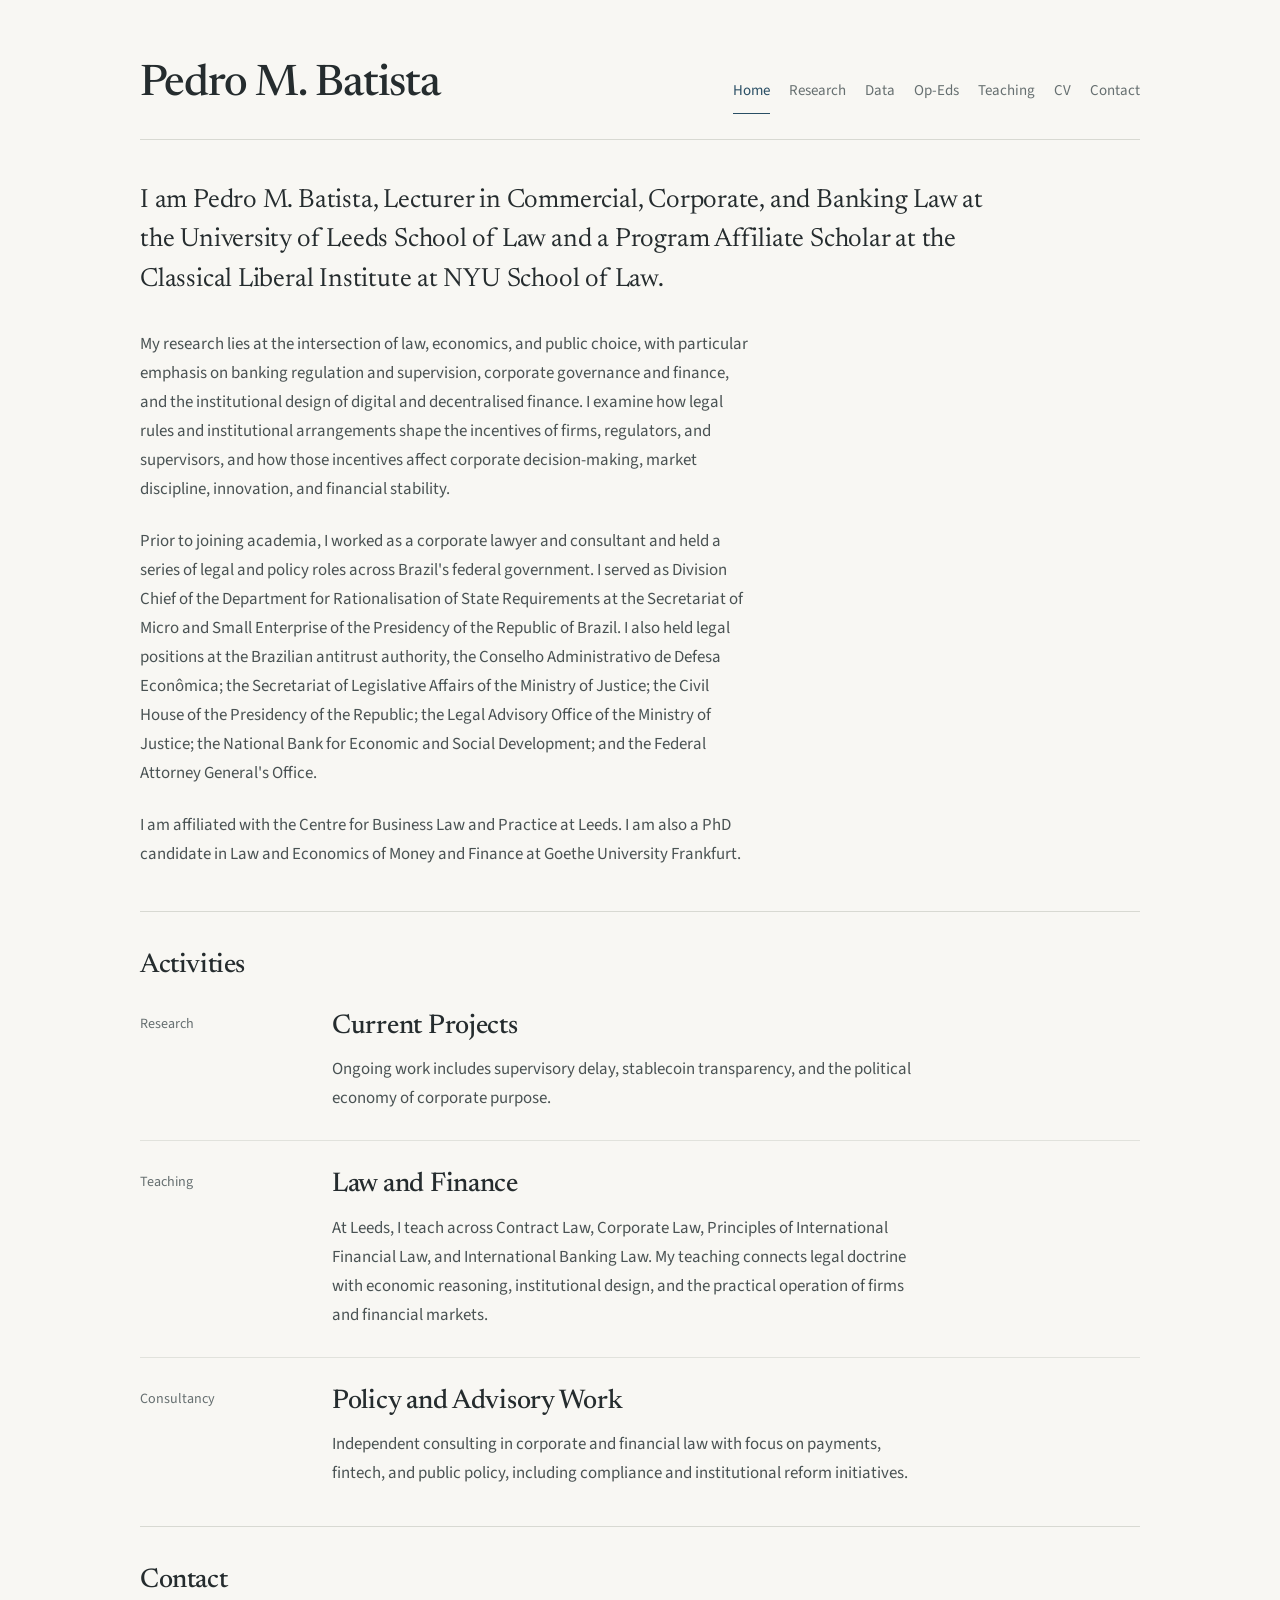
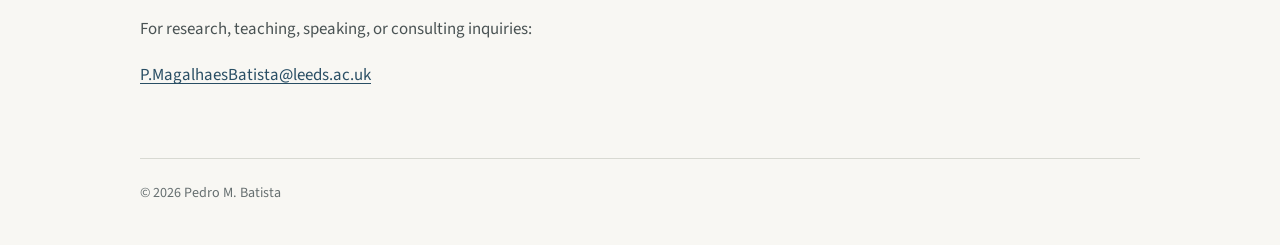
<file: index.html>
<!DOCTYPE html>
<html lang="en">
<head>
  <meta charset="UTF-8">
  <meta name="viewport" content="width=device-width, initial-scale=1.0">
  <meta name="description" content="Pedro M. Batista, Lecturer at the University of Leeds School of Law and Program Affiliate Scholar at NYU Law's Classical Liberal Institute.">
  <title>Pedro M. Batista | Personal Website</title>
  <link rel="preconnect" href="https://fonts.googleapis.com">
  <link rel="preconnect" href="https://fonts.gstatic.com" crossorigin>
  <link href="https://fonts.googleapis.com/css2?family=Newsreader:opsz,wght@6..72,400;6..72,500;6..72,600;6..72,700&amp;family=Source+Sans+3:wght@400;500;600&amp;display=swap" rel="stylesheet">
  <link rel="stylesheet" href="styles.css?v=20261105-compact-type">
</head>
<body class="home-page">
  <header class="site-header">
    <a class="brand" href="index.html">Pedro M. Batista</a>
    <nav class="site-nav" aria-label="Primary">
      <a href="index.html" aria-current="page">Home</a>
      <a href="research.html">Research</a>
      <a href="data.html">Data</a>
      <a href="op-eds.html">Op-Eds</a>
      <a href="teaching.html">Teaching</a>
      <a href="CV.pdf?v=20261106-promarket" target="_blank" rel="noopener noreferrer">CV</a>
      <a href="#contact">Contact</a>
    </nav>
  </header>

  <main class="site-main">
    <section id="about" class="section section-home-about">
      <div class="section-body">
        <div class="about-layout">
          <div class="about-copy">
            <p>
              I am Pedro M. Batista, Lecturer in Commercial, Corporate, and Banking
              Law at the University of Leeds School of Law and a Program Affiliate
              Scholar at the Classical Liberal Institute at NYU School of Law.
            </p>
            <p>
              My research lies at the intersection of law, economics, and public
              choice, with particular emphasis on banking regulation and
              supervision, corporate governance and finance, and the institutional
              design of digital and decentralised finance. I examine how legal
              rules and institutional arrangements shape the incentives of firms,
              regulators, and supervisors, and how those incentives affect
              corporate decision-making, market discipline, innovation, and
              financial stability.
            </p>
            <p>
              Prior to joining academia, I worked as a corporate lawyer and
              consultant and held a series of legal and policy roles across
              Brazil's federal government. I served as Division Chief of the
              Department for Rationalisation of State Requirements at the
              Secretariat of Micro and Small Enterprise of the Presidency of
              the Republic of Brazil. I also held legal positions at the
              Brazilian antitrust authority, the Conselho Administrativo de
              Defesa Econômica; the Secretariat of Legislative Affairs of the
              Ministry of Justice; the Civil House of the Presidency of the
              Republic; the Legal Advisory Office of the Ministry of Justice;
              the National Bank for Economic and Social Development; and the
              Federal Attorney General's Office.
            </p>
            <p>
              I am affiliated with the Centre for Business Law and Practice at
              Leeds. I am also a PhD candidate in Law and Economics of Money and
              Finance at Goethe University Frankfurt.
            </p>
          </div>
        </div>
      </div>
    </section>

    <section id="projects" class="section">
      <h2>Activities</h2>
      <div class="section-body entry-list">
        <article class="entry">
          <p class="entry-meta">Research</p>
          <div class="entry-content">
            <h3>Current Projects</h3>
            <p>
              Ongoing work includes supervisory delay, stablecoin transparency,
              and the political economy of corporate purpose.
            </p>
          </div>
        </article>
        <article class="entry">
          <p class="entry-meta">Teaching</p>
          <div class="entry-content">
            <h3>Law and Finance</h3>
            <p>
              At Leeds, I teach across Contract Law, Corporate Law, Principles of
              International Financial Law, and International Banking Law. My
              teaching connects legal doctrine with economic reasoning,
              institutional design, and the practical operation of firms and
              financial markets.
            </p>
          </div>
        </article>
        <article class="entry">
          <p class="entry-meta">Consultancy</p>
          <div class="entry-content">
            <h3>Policy and Advisory Work</h3>
            <p>
              Independent consulting in corporate and financial law with focus on
              payments, fintech, and public policy, including compliance and
              institutional reform initiatives.
            </p>
          </div>
        </article>
      </div>
    </section>

    <section id="contact" class="section contact">
      <h2>Contact</h2>
      <div class="section-body">
        <p>For research, teaching, speaking, or consulting inquiries:</p>
        <p><a class="contact-link" href="mailto:P.MagalhaesBatista@leeds.ac.uk">P.MagalhaesBatista@leeds.ac.uk</a></p>
      </div>
    </section>
  </main>

  <footer class="site-footer">
    <p>&copy; <span id="year"></span> Pedro M. Batista</p>
  </footer>

  <script src="script.js?v=20260317a"></script>
</body>
</html>
</file>
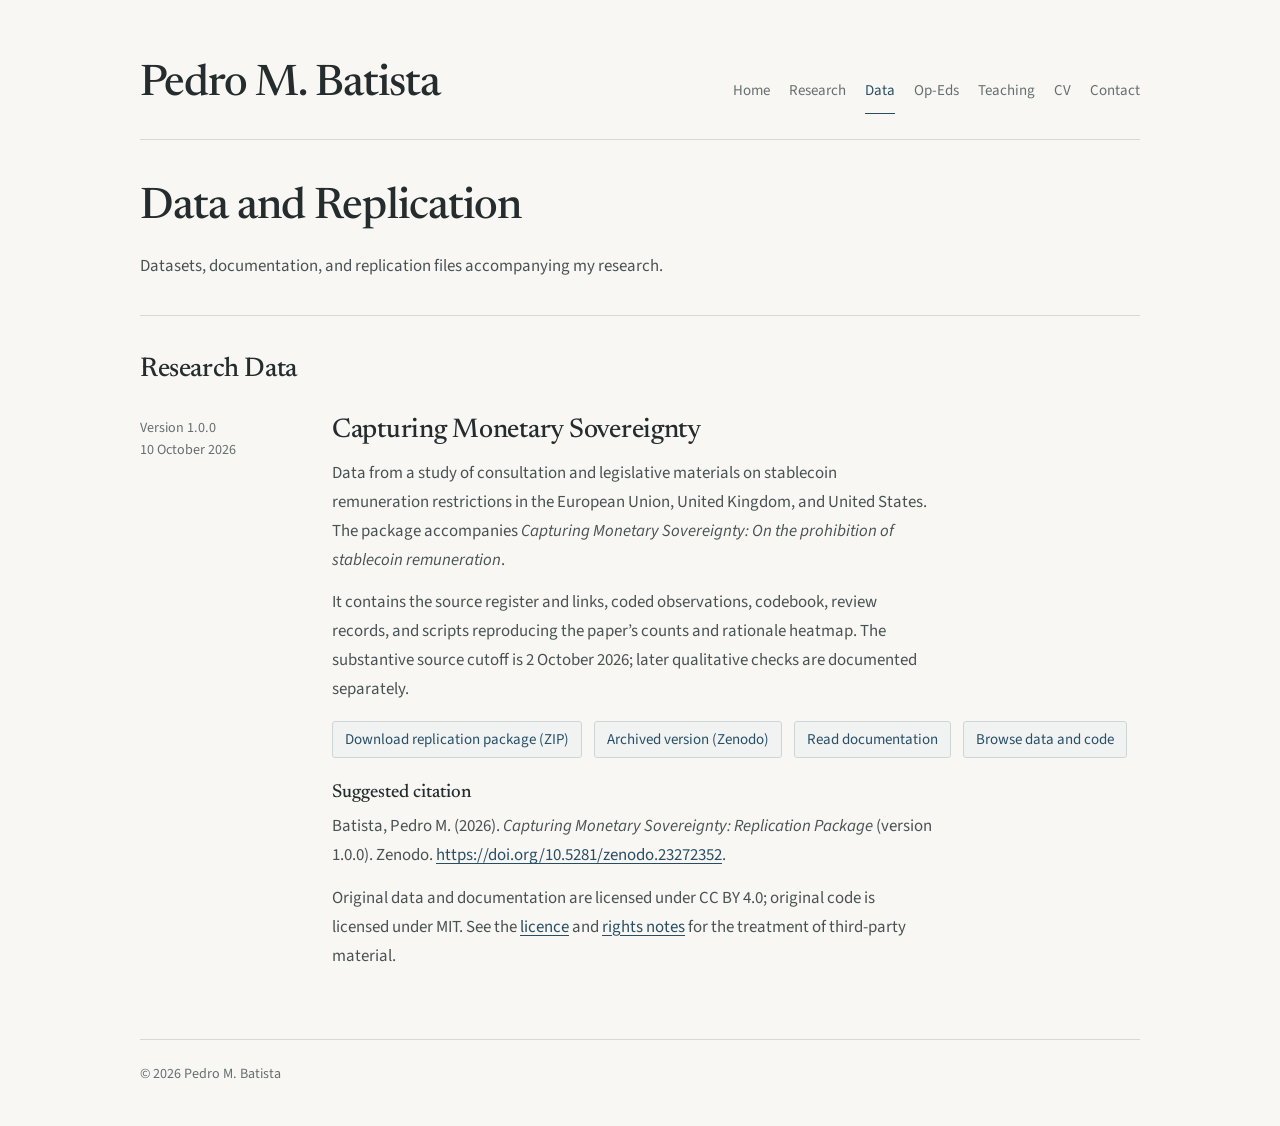
<file: data.html>
<!DOCTYPE html>
<html lang="en">
<head>
  <meta charset="UTF-8">
  <meta name="viewport" content="width=device-width, initial-scale=1.0">
  <meta name="description" content="Research datasets, documentation, and replication files by Pedro M. Batista, including Capturing Monetary Sovereignty.">
  <title>Data and Replication | Pedro M. Batista</title>
  <link rel="preconnect" href="https://fonts.googleapis.com">
  <link rel="preconnect" href="https://fonts.gstatic.com" crossorigin>
  <link href="https://fonts.googleapis.com/css2?family=Newsreader:opsz,wght@6..72,400;6..72,500;6..72,600;6..72,700&amp;family=Source+Sans+3:wght@400;500;600&amp;display=swap" rel="stylesheet">
  <link rel="stylesheet" href="styles.css?v=20261105-compact-type">
</head>
<body>
  <header class="site-header">
    <a class="brand" href="index.html">Pedro M. Batista</a>
    <nav class="site-nav" aria-label="Primary">
      <a href="index.html">Home</a>
      <a href="research.html">Research</a>
      <a href="data.html" aria-current="page">Data</a>
      <a href="op-eds.html">Op-Eds</a>
      <a href="teaching.html">Teaching</a>
      <a href="CV.pdf?v=20261106-promarket" target="_blank" rel="noopener noreferrer">CV</a>
      <a href="index.html#contact">Contact</a>
    </nav>
  </header>

  <main class="site-main">
    <section class="page-intro">
      <h1>Data and Replication</h1>
      <p class="lead">Datasets, documentation, and replication files accompanying my research.</p>
    </section>

    <section class="section">
      <h2>Research Data</h2>
      <div class="section-body">
        <div class="entry-list">
          <article class="entry" id="capturing-monetary-sovereignty">
            <p class="entry-meta">Version 1.0.0<br>10 October 2026</p>
            <div class="entry-content">
              <h3>Capturing Monetary Sovereignty</h3>
              <p>Data from a study of consultation and legislative materials on stablecoin remuneration restrictions in the European Union, United Kingdom, and United States. The package accompanies <em>Capturing Monetary Sovereignty: On the prohibition of stablecoin remuneration</em>.</p>
              <p>It contains the source register and links, coded observations, codebook, review records, and scripts reproducing the paper’s counts and rationale heatmap. The substantive source cutoff is 2 October 2026; later qualitative checks are documented separately.</p>
              <div class="entry-links">
                <a class="text-link external-link" href="https://github.com/pedromagalhaesbatista/capturing-monetary-sovereignty/releases/download/v1.0.0/Capturing_Monetary_Sovereignty_Replication_Package_v1.0.0.zip">Download replication package (ZIP)</a>
                <a class="text-link external-link" href="https://doi.org/10.5281/zenodo.23272352" target="_blank" rel="noopener noreferrer">Archived version (Zenodo)</a>
                <a class="text-link external-link" href="https://github.com/pedromagalhaesbatista/capturing-monetary-sovereignty/blob/v1.0.0/README.txt" target="_blank" rel="noopener noreferrer">Read documentation</a>
                <a class="text-link external-link" href="https://github.com/pedromagalhaesbatista/capturing-monetary-sovereignty/tree/v1.0.0" target="_blank" rel="noopener noreferrer">Browse data and code</a>
              </div>
              <h4>Suggested citation</h4>
              <p>Batista, Pedro M. (2026). <em>Capturing Monetary Sovereignty: Replication Package</em> (version 1.0.0). Zenodo. <a href="https://doi.org/10.5281/zenodo.23272352">https://doi.org/10.5281/zenodo.23272352</a>.</p>
              <p>Original data and documentation are licensed under CC BY 4.0; original code is licensed under MIT. See the <a href="https://github.com/pedromagalhaesbatista/capturing-monetary-sovereignty/blob/v1.0.0/LICENSE.txt" target="_blank" rel="noopener noreferrer">licence</a> and <a href="https://github.com/pedromagalhaesbatista/capturing-monetary-sovereignty/blob/v1.0.0/RIGHTS.txt" target="_blank" rel="noopener noreferrer">rights notes</a> for the treatment of third-party material.</p>
            </div>
          </article>
        </div>
      </div>
    </section>
  </main>

  <footer class="site-footer">
    <p>&copy; <span id="year"></span> Pedro M. Batista</p>
  </footer>

  <script src="script.js?v=20260317a"></script>
</body>
</html>
</file>
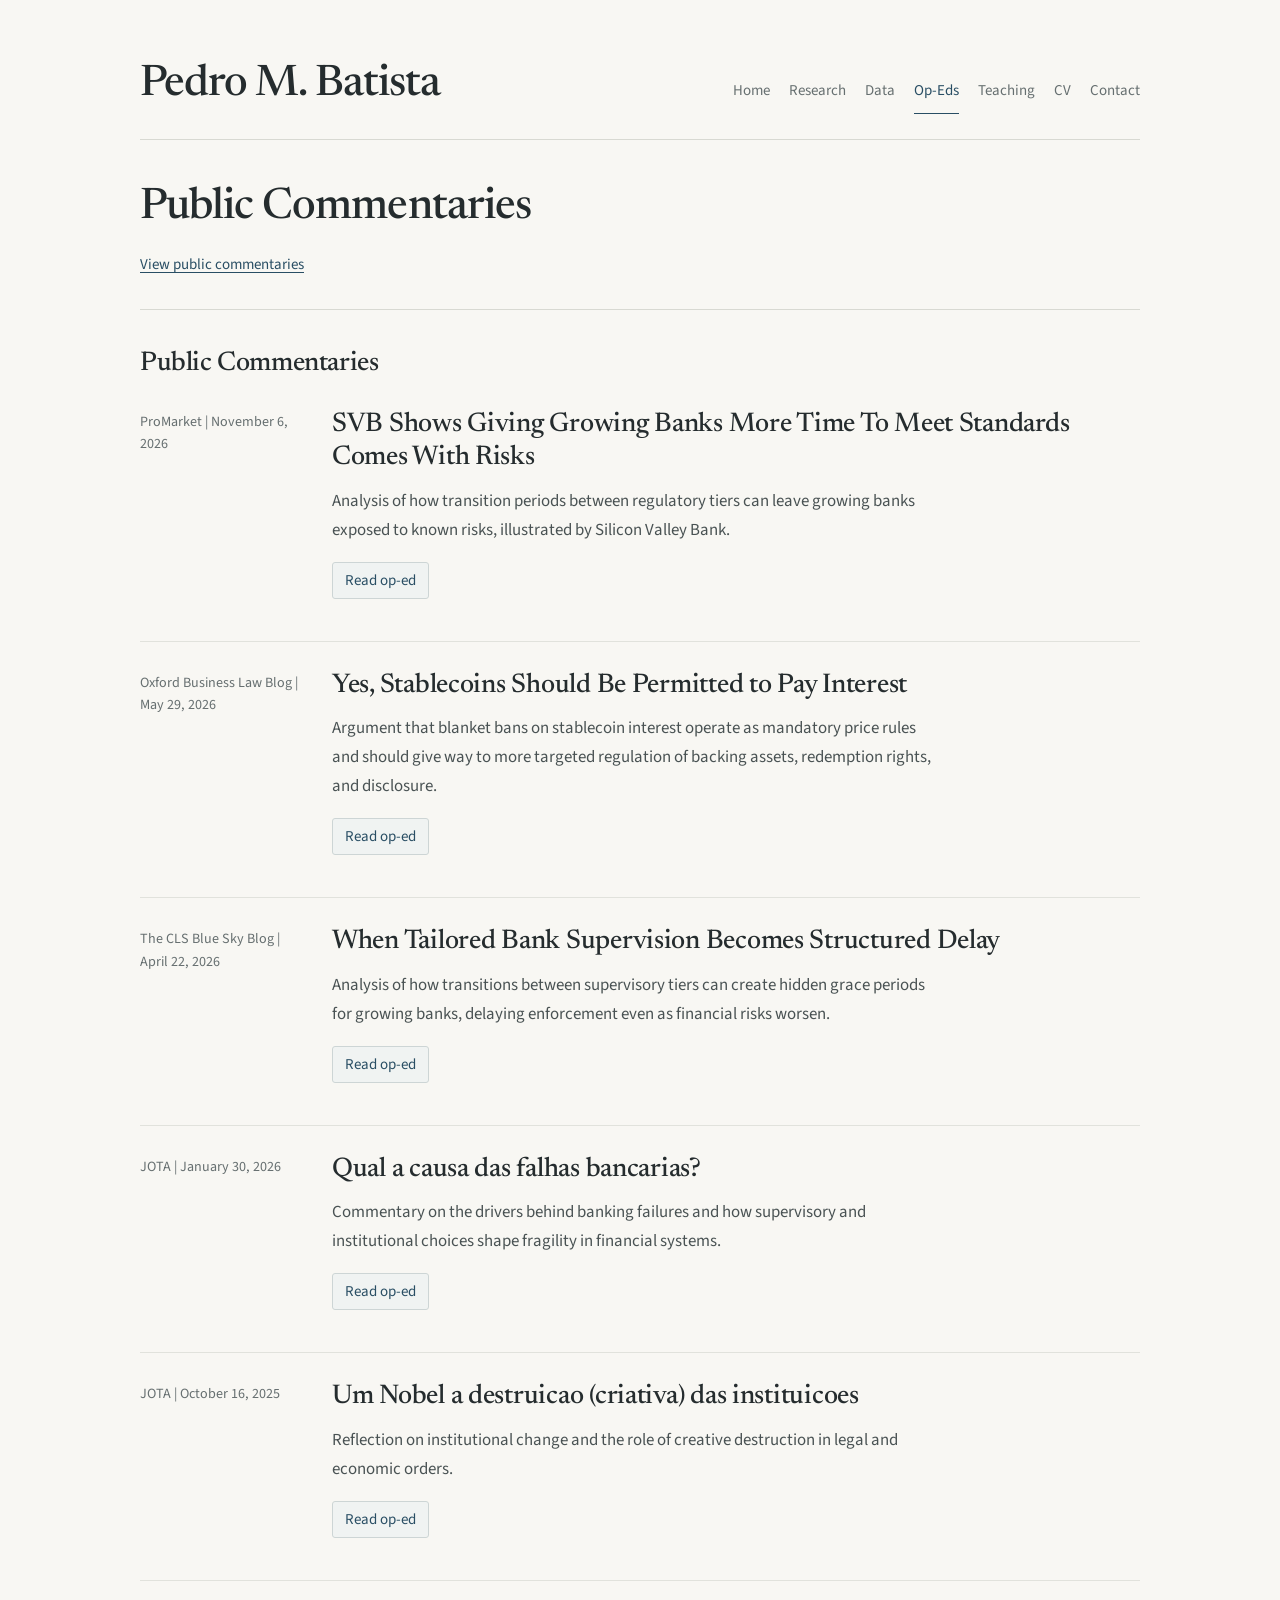
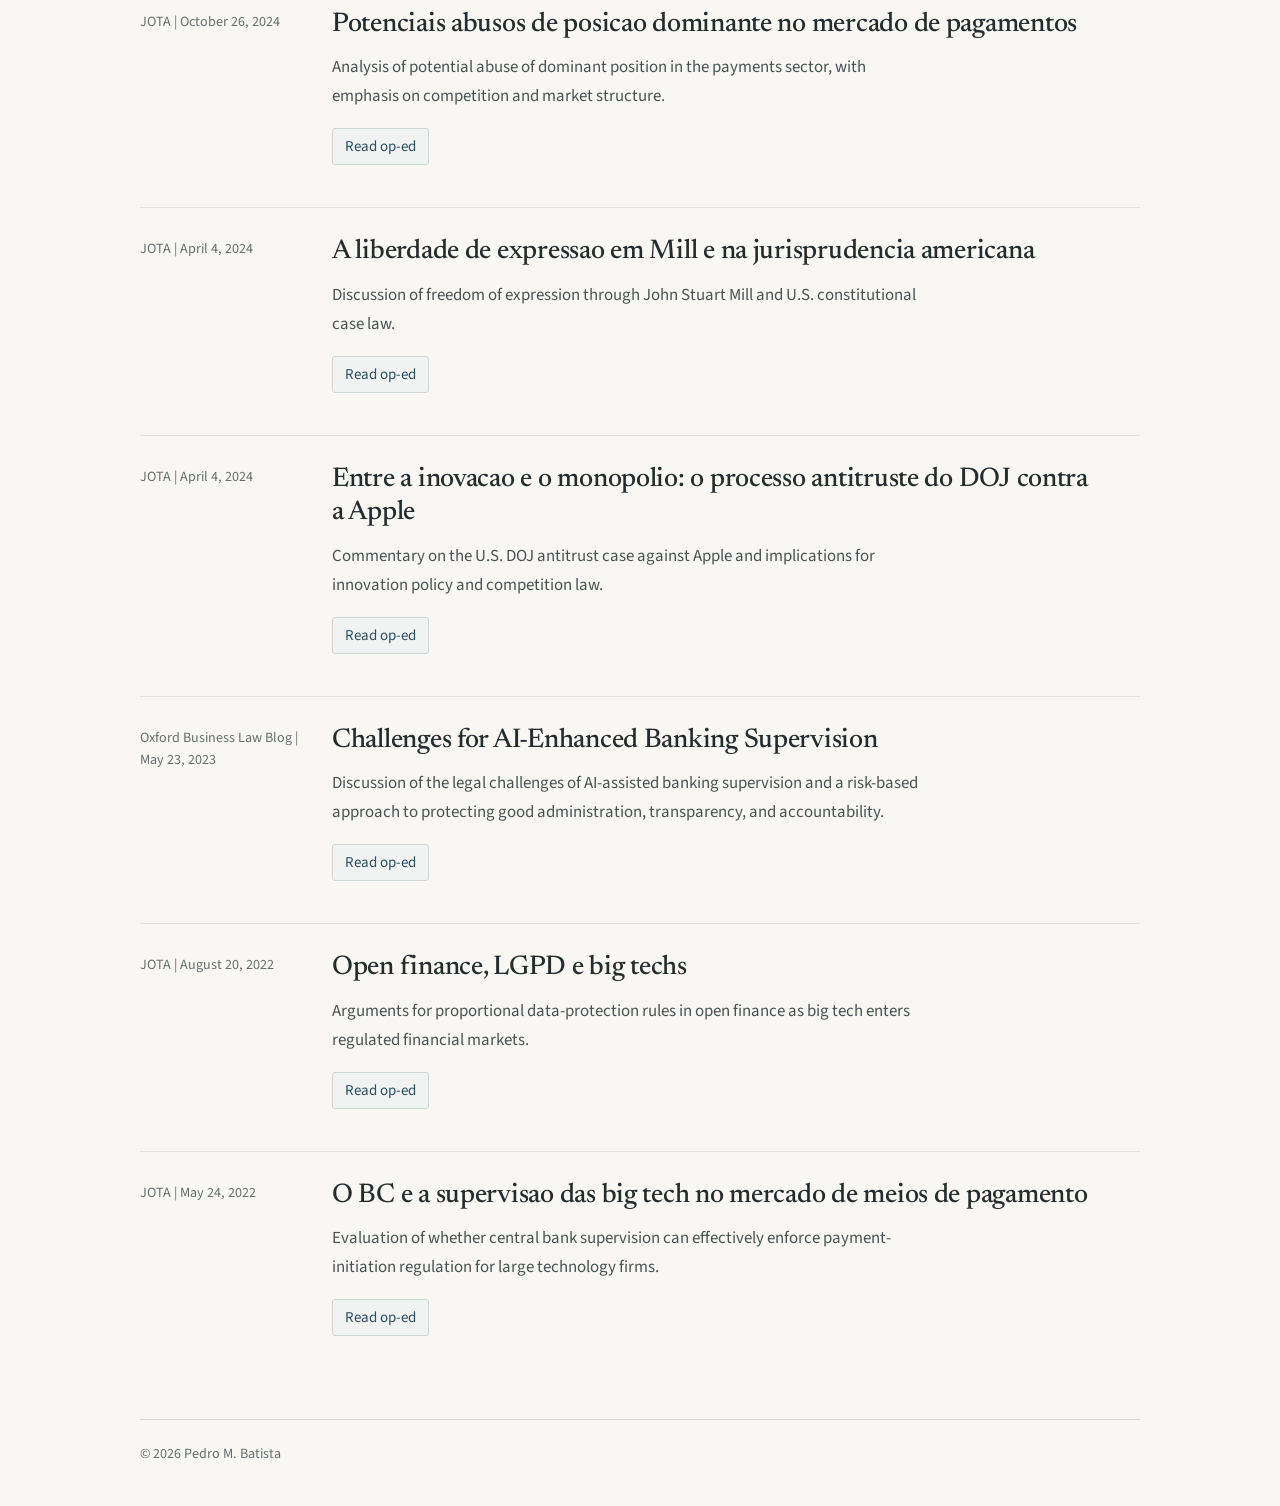
<file: op-eds.html>
<!DOCTYPE html>
<html lang="en">
<head>
  <meta charset="UTF-8">
  <meta name="viewport" content="width=device-width, initial-scale=1.0">
  <meta name="description" content="Public commentaries by Pedro M. Batista.">
  <title>Public Commentaries | Pedro M. Batista</title>
  <link rel="preconnect" href="https://fonts.googleapis.com">
  <link rel="preconnect" href="https://fonts.gstatic.com" crossorigin>
  <link href="https://fonts.googleapis.com/css2?family=Newsreader:opsz,wght@6..72,400;6..72,500;6..72,600;6..72,700&amp;family=Source+Sans+3:wght@400;500;600&amp;display=swap" rel="stylesheet">
  <link rel="stylesheet" href="styles.css?v=20261105-compact-type">
</head>
<body>
  <header class="site-header">
    <a class="brand" href="index.html">Pedro M. Batista</a>
    <nav class="site-nav" aria-label="Primary">
      <a href="index.html">Home</a>
      <a href="research.html">Research</a>
      <a href="data.html">Data</a>
      <a href="op-eds.html" aria-current="page">Op-Eds</a>
      <a href="teaching.html">Teaching</a>
      <a href="CV.pdf?v=20261106-promarket" target="_blank" rel="noopener noreferrer">CV</a>
      <a href="index.html#contact">Contact</a>
    </nav>
  </header>

  <main class="site-main">
    <section class="page-intro">
      <h1>Public Commentaries</h1>
      <div class="quick-links">
        <a class="text-link" href="#opeds-list">View public commentaries</a>
      </div>
    </section>

    <section id="opeds-list" class="section">
      <h2>Public Commentaries</h2>
      <div class="section-body">
        <div class="entry-list">
          <article class="entry">
            <p class="entry-meta">ProMarket | November 6, 2026</p>
            <div class="entry-content">
              <h3>SVB Shows Giving Growing Banks More Time To Meet Standards Comes With Risks</h3>
              <p>
                Analysis of how transition periods between regulatory tiers can
                leave growing banks exposed to known risks, illustrated by
                Silicon Valley Bank.
              </p>
              <div class="entry-links">
                <a class="text-link external-link" href="https://www.promarket.org/2026/11/06/svb-shows-giving-growing-banks-more-time-to-meet-standards-comes-with-risks/" target="_blank" rel="noopener noreferrer">Read op-ed</a>
              </div>
            </div>
          </article>

          <article class="entry">
            <p class="entry-meta">Oxford Business Law Blog | May 29, 2026</p>
            <div class="entry-content">
              <h3>Yes, Stablecoins Should Be Permitted to Pay Interest</h3>
              <p>
                Argument that blanket bans on stablecoin interest operate as
                mandatory price rules and should give way to more targeted
                regulation of backing assets, redemption rights, and disclosure.
              </p>
              <div class="entry-links">
                <a class="text-link external-link" href="https://blogs.law.ox.ac.uk/oblb/blog-post/2026/05/yes-stablecoins-should-be-permitted-pay-interest" target="_blank" rel="noopener noreferrer">Read op-ed</a>
              </div>
            </div>
          </article>

          <article class="entry">
            <p class="entry-meta">The CLS Blue Sky Blog | April 22, 2026</p>
            <div class="entry-content">
              <h3>When Tailored Bank Supervision Becomes Structured Delay</h3>
              <p>
                Analysis of how transitions between supervisory tiers can create
                hidden grace periods for growing banks, delaying enforcement
                even as financial risks worsen.
              </p>
              <div class="entry-links">
                <a class="text-link external-link" href="https://clsbluesky.law.columbia.edu/2026/04/22/when-tailored-bank-supervision-becomes-structured-delay/" target="_blank" rel="noopener noreferrer">Read op-ed</a>
              </div>
            </div>
          </article>

          <article class="entry">
            <p class="entry-meta">JOTA | January 30, 2026</p>
            <div class="entry-content">
              <h3>Qual a causa das falhas bancarias?</h3>
              <p>
                Commentary on the drivers behind banking failures and how supervisory
                and institutional choices shape fragility in financial systems.
              </p>
              <div class="entry-links">
                <a class="text-link external-link" href="https://www.jota.info/opiniao-e-analise/artigos/qual-a-causa-das-falhas-bancarias" target="_blank" rel="noopener noreferrer">Read op-ed</a>
              </div>
            </div>
          </article>

          <article class="entry">
            <p class="entry-meta">JOTA | October 16, 2025</p>
            <div class="entry-content">
              <h3>Um Nobel a destruicao (criativa) das instituicoes</h3>
              <p>
                Reflection on institutional change and the role of creative
                destruction in legal and economic orders.
              </p>
              <div class="entry-links">
                <a class="text-link external-link" href="https://www.jota.info/opiniao-e-analise/artigos/um-nobel-a-destruicao-criativa-das-instituicoes" target="_blank" rel="noopener noreferrer">Read op-ed</a>
              </div>
            </div>
          </article>

          <article class="entry">
            <p class="entry-meta">JOTA | October 26, 2024</p>
            <div class="entry-content">
              <h3>Potenciais abusos de posicao dominante no mercado de pagamentos</h3>
              <p>
                Analysis of potential abuse of dominant position in the payments
                sector, with emphasis on competition and market structure.
              </p>
              <div class="entry-links">
                <a class="text-link external-link" href="https://www.jota.info/opiniao-e-analise/artigos/potenciais-abusos-de-posicao-dominante-no-mercado-de-pagamentos" target="_blank" rel="noopener noreferrer">Read op-ed</a>
              </div>
            </div>
          </article>

          <article class="entry">
            <p class="entry-meta">JOTA | April 4, 2024</p>
            <div class="entry-content">
              <h3>A liberdade de expressao em Mill e na jurisprudencia americana</h3>
              <p>
                Discussion of freedom of expression through John Stuart Mill and U.S.
                constitutional case law.
              </p>
              <div class="entry-links">
                <a class="text-link external-link" href="https://www.jota.info/opiniao-e-analise/artigos/a-liberdade-de-expressao-em-mill-e-na-jurisprudencia-americana" target="_blank" rel="noopener noreferrer">Read op-ed</a>
              </div>
            </div>
          </article>

          <article class="entry">
            <p class="entry-meta">JOTA | April 4, 2024</p>
            <div class="entry-content">
              <h3>Entre a inovacao e o monopolio: o processo antitruste do DOJ contra a Apple</h3>
              <p>
                Commentary on the U.S. DOJ antitrust case against Apple and
                implications for innovation policy and competition law.
              </p>
              <div class="entry-links">
                <a class="text-link external-link" href="https://www.jota.info/opiniao-e-analise/artigos/entre-a-inovacao-e-o-monopolio" target="_blank" rel="noopener noreferrer">Read op-ed</a>
              </div>
            </div>
          </article>

          <article class="entry">
            <p class="entry-meta">Oxford Business Law Blog | May 23, 2023</p>
            <div class="entry-content">
              <h3>Challenges for AI-Enhanced Banking Supervision</h3>
              <p>
                Discussion of the legal challenges of AI-assisted banking supervision
                and a risk-based approach to protecting good administration,
                transparency, and accountability.
              </p>
              <div class="entry-links">
                <a class="text-link external-link" href="https://blogs.law.ox.ac.uk/oblb/blog-post/2023/05/challenges-ai-enhanced-banking-supervision" target="_blank" rel="noopener noreferrer">Read op-ed</a>
              </div>
            </div>
          </article>

          <article class="entry">
            <p class="entry-meta">JOTA | August 20, 2022</p>
            <div class="entry-content">
              <h3>Open finance, LGPD e big techs</h3>
              <p>
                Arguments for proportional data-protection rules in open finance as
                big tech enters regulated financial markets.
              </p>
              <div class="entry-links">
                <a class="text-link external-link" href="https://www.jota.info/opiniao-e-analise/artigos/open-finance-lgpd-e-big-techs-protecao-de-dados" target="_blank" rel="noopener noreferrer">Read op-ed</a>
              </div>
            </div>
          </article>

          <article class="entry">
            <p class="entry-meta">JOTA | May 24, 2022</p>
            <div class="entry-content">
              <h3>O BC e a supervisao das big tech no mercado de meios de pagamento</h3>
              <p>
                Evaluation of whether central bank supervision can effectively
                enforce payment-initiation regulation for large technology firms.
              </p>
              <div class="entry-links">
                <a class="text-link external-link" href="https://www.jota.info/opiniao-e-analise/artigos/o-desafio-do-banco-central-na-supervisao-das-big-techs-no-mercado-de-meios-de-pagamento" target="_blank" rel="noopener noreferrer">Read op-ed</a>
              </div>
            </div>
          </article>
        </div>
      </div>
    </section>
  </main>

  <footer class="site-footer">
    <p>&copy; <span id="year"></span> Pedro M. Batista</p>
  </footer>

  <script src="script.js?v=20260317a"></script>
</body>
</html>
</file>
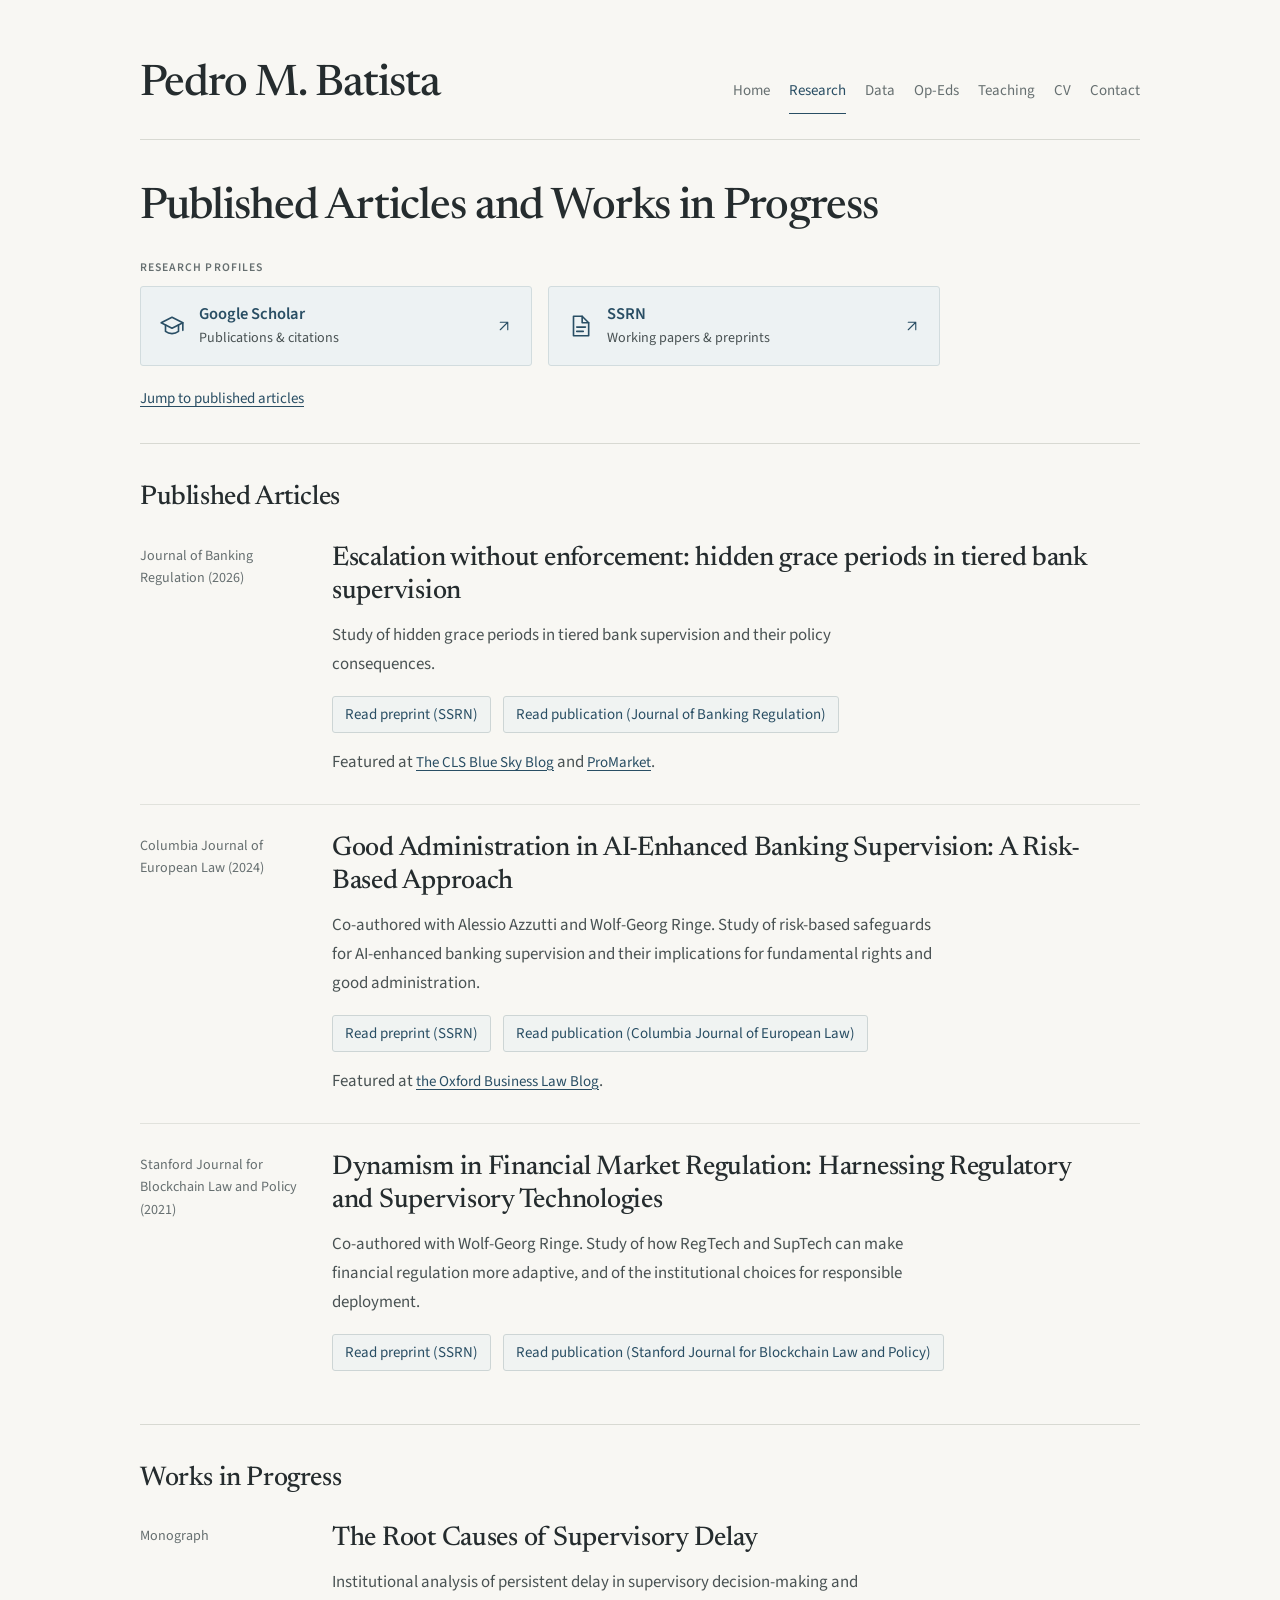
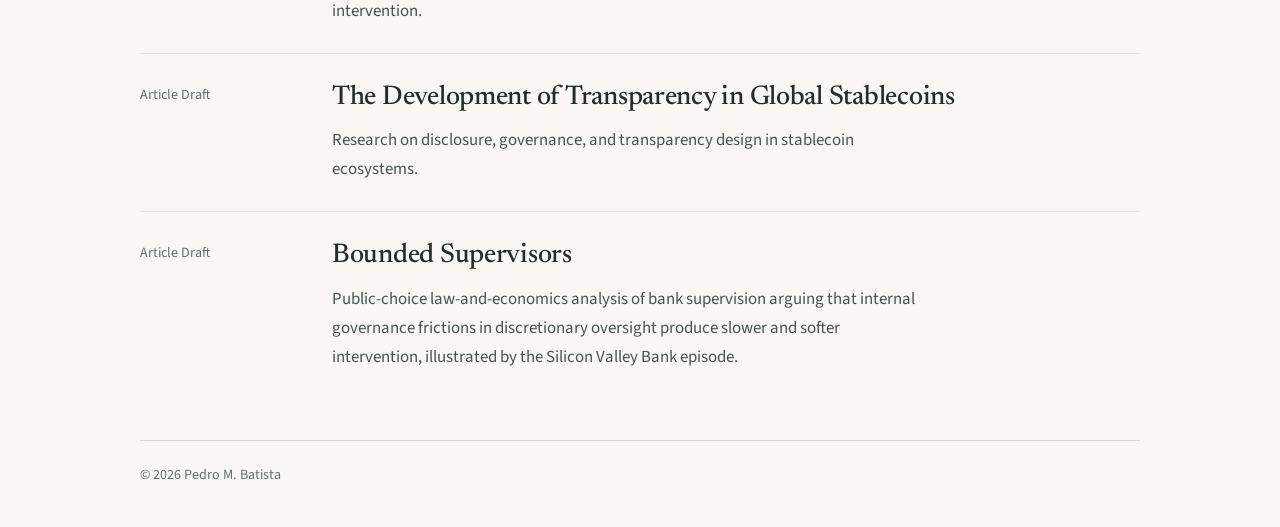
<file: research.html>
<!DOCTYPE html>
<html lang="en">
<head>
  <meta charset="UTF-8">
  <meta name="viewport" content="width=device-width, initial-scale=1.0">
  <meta name="description" content="Research by Pedro M. Batista: publications, links, and abstracts.">
  <title>Research | Pedro M. Batista</title>
  <link rel="preconnect" href="https://fonts.googleapis.com">
  <link rel="preconnect" href="https://fonts.gstatic.com" crossorigin>
  <link href="https://fonts.googleapis.com/css2?family=Newsreader:opsz,wght@6..72,400;6..72,500;6..72,600;6..72,700&amp;family=Source+Sans+3:wght@400;500;600&amp;display=swap" rel="stylesheet">
  <link rel="stylesheet" href="styles.css?v=20261105-compact-type">
</head>
<body>
  <header class="site-header">
    <a class="brand" href="index.html">Pedro M. Batista</a>
    <nav class="site-nav" aria-label="Primary">
      <a href="index.html">Home</a>
      <a href="research.html" aria-current="page">Research</a>
      <a href="data.html">Data</a>
      <a href="op-eds.html">Op-Eds</a>
      <a href="teaching.html">Teaching</a>
      <a href="CV.pdf?v=20261106-promarket" target="_blank" rel="noopener noreferrer">CV</a>
      <a href="index.html#contact">Contact</a>
    </nav>
  </header>

  <main class="site-main">
    <section class="page-intro">
      <h1>Published Articles and Works in Progress</h1>
      <div class="research-profiles">
        <p class="research-profiles-label" id="research-profiles-label">Research profiles</p>
        <nav class="research-profile-links" aria-labelledby="research-profiles-label">
          <a class="research-profile" href="https://scholar.google.com/citations?user=zFW0kG0AAAAJ&amp;hl=en" target="_blank" rel="noopener noreferrer">
            <svg class="research-profile-icon" width="26" height="26" viewBox="0 0 24 24" fill="none" stroke="currentColor" stroke-width="1.5" stroke-linecap="round" stroke-linejoin="round" aria-hidden="true" focusable="false">
              <path d="m2 9 10-5 10 5-10 5L2 9Z" />
              <path d="M6 11v6c3.5 2.7 8.5 2.7 12 0v-6M22 9v7" />
            </svg>
            <span class="research-profile-copy">
              <span class="research-profile-name">Google Scholar</span>
              <span class="research-profile-description">Publications &amp; citations</span>
            </span>
            <svg class="research-profile-arrow" width="18" height="18" viewBox="0 0 24 24" fill="none" stroke="currentColor" stroke-width="1.5" stroke-linecap="round" stroke-linejoin="round" aria-hidden="true" focusable="false">
              <path d="M7 17 17 7M7 7h10v10" />
            </svg>
            <span class="visually-hidden">(opens in a new tab)</span>
          </a>
          <a class="research-profile" href="https://papers.ssrn.com/sol3/cf_dev/AbsByAuth.cfm?per_id=2057255" target="_blank" rel="noopener noreferrer">
            <svg class="research-profile-icon" width="26" height="26" viewBox="0 0 24 24" fill="none" stroke="currentColor" stroke-width="1.5" stroke-linecap="round" stroke-linejoin="round" aria-hidden="true" focusable="false">
              <path d="M14 3H6v18h14V9l-6-6Z" />
              <path d="M14 3v6h6M9 13h8M9 17h6" />
            </svg>
            <span class="research-profile-copy">
              <span class="research-profile-name">SSRN</span>
              <span class="research-profile-description">Working papers &amp; preprints</span>
            </span>
            <svg class="research-profile-arrow" width="18" height="18" viewBox="0 0 24 24" fill="none" stroke="currentColor" stroke-width="1.5" stroke-linecap="round" stroke-linejoin="round" aria-hidden="true" focusable="false">
              <path d="M7 17 17 7M7 7h10v10" />
            </svg>
            <span class="visually-hidden">(opens in a new tab)</span>
          </a>
        </nav>
      </div>
      <div class="quick-links">
        <a class="text-link" href="#papers">Jump to published articles</a>
      </div>
    </section>

    <section id="papers" class="section">
      <h2>Published Articles</h2>
      <div class="section-body">
        <div class="entry-list">
          <article class="entry">
            <p class="entry-meta">Journal of Banking Regulation (2026)</p>
            <div class="entry-content">
              <h3>Escalation without enforcement: hidden grace periods in tiered bank supervision</h3>
              <p>Study of hidden grace periods in tiered bank supervision and their policy consequences.</p>
              <div class="entry-links">
                <a class="text-link external-link" href="https://ssrn.com/abstract=6404218" target="_blank" rel="noopener noreferrer">Read preprint (SSRN)</a>
                <a class="text-link external-link" href="https://www.doi.org/10.1057/s41261-026-00319-z" target="_blank" rel="noopener noreferrer">Read publication (Journal of Banking Regulation)</a>
              </div>
              <p>
                Featured at
                <a class="text-link external-link" href="https://clsbluesky.law.columbia.edu/2026/04/22/when-tailored-bank-supervision-becomes-structured-delay/" target="_blank" rel="noopener noreferrer">The CLS Blue Sky Blog</a>
                and <a class="text-link external-link" href="https://www.promarket.org/2026/11/06/svb-shows-giving-growing-banks-more-time-to-meet-standards-comes-with-risks/" target="_blank" rel="noopener noreferrer">ProMarket</a>.
              </p>
            </div>
          </article>

          <article class="entry">
            <p class="entry-meta">Columbia Journal of European Law (2024)</p>
            <div class="entry-content">
              <h3>Good Administration in AI-Enhanced Banking Supervision: A Risk-Based Approach</h3>
              <p>
                Co-authored with Alessio Azzutti and Wolf-Georg Ringe. Study of
                risk-based safeguards for AI-enhanced banking supervision and their
                implications for fundamental rights and good administration.
              </p>
              <div class="entry-links">
                <a class="text-link external-link" href="https://ssrn.com/abstract=4430642" target="_blank" rel="noopener noreferrer">Read preprint (SSRN)</a>
                <a class="text-link external-link" href="https://cjel.law.columbia.edu/print/2024/good-administration-in-ai-enhanced-banking-supervision-a-risk-based-approach/" target="_blank" rel="noopener noreferrer">Read publication (Columbia Journal of European Law)</a>
              </div>
              <p>
                Featured at
                <a class="text-link external-link" href="https://blogs.law.ox.ac.uk/oblb/blog-post/2023/05/challenges-ai-enhanced-banking-supervision" target="_blank" rel="noopener noreferrer">the Oxford Business Law Blog</a>.
              </p>
            </div>
          </article>

          <article class="entry">
            <p class="entry-meta">Stanford Journal for Blockchain Law and Policy (2021)</p>
            <div class="entry-content">
              <h3>Dynamism in Financial Market Regulation: Harnessing Regulatory and Supervisory Technologies</h3>
              <p>
                Co-authored with Wolf-Georg Ringe. Study of how RegTech and
                SupTech can make financial regulation more adaptive, and of the
                institutional choices for responsible deployment.
              </p>
              <div class="entry-links">
                <a class="text-link external-link" href="https://ssrn.com/abstract=3711618" target="_blank" rel="noopener noreferrer">Read preprint (SSRN)</a>
                <a class="text-link external-link" href="https://stanford-jblp.pubpub.org/pub/regtech-suptech-blockchain/release/1" target="_blank" rel="noopener noreferrer">Read publication (Stanford Journal for Blockchain Law and Policy)</a>
              </div>
            </div>
          </article>
        </div>
      </div>
    </section>

    <section class="section">
      <h2>Works in Progress</h2>
      <div class="section-body">
        <div class="entry-list">
          <article class="entry">
            <p class="entry-meta">Monograph</p>
            <div class="entry-content">
              <h3>The Root Causes of Supervisory Delay</h3>
              <p>Institutional analysis of persistent delay in supervisory decision-making and intervention.</p>
            </div>
          </article>
          <article class="entry">
            <p class="entry-meta">Article Draft</p>
            <div class="entry-content">
              <h3>The Development of Transparency in Global Stablecoins</h3>
              <p>Research on disclosure, governance, and transparency design in stablecoin ecosystems.</p>
            </div>
          </article>
          <article class="entry">
            <p class="entry-meta">Article Draft</p>
            <div class="entry-content">
              <h3>Bounded Supervisors</h3>
              <p>Public-choice law-and-economics analysis of bank supervision arguing that internal governance frictions in discretionary oversight produce slower and softer intervention, illustrated by the Silicon Valley Bank episode.</p>
            </div>
          </article>
        </div>
      </div>
    </section>
  </main>

  <footer class="site-footer">
    <p>&copy; <span id="year"></span> Pedro M. Batista</p>
  </footer>

  <script src="script.js?v=20260317a"></script>
</body>
</html>
</file>
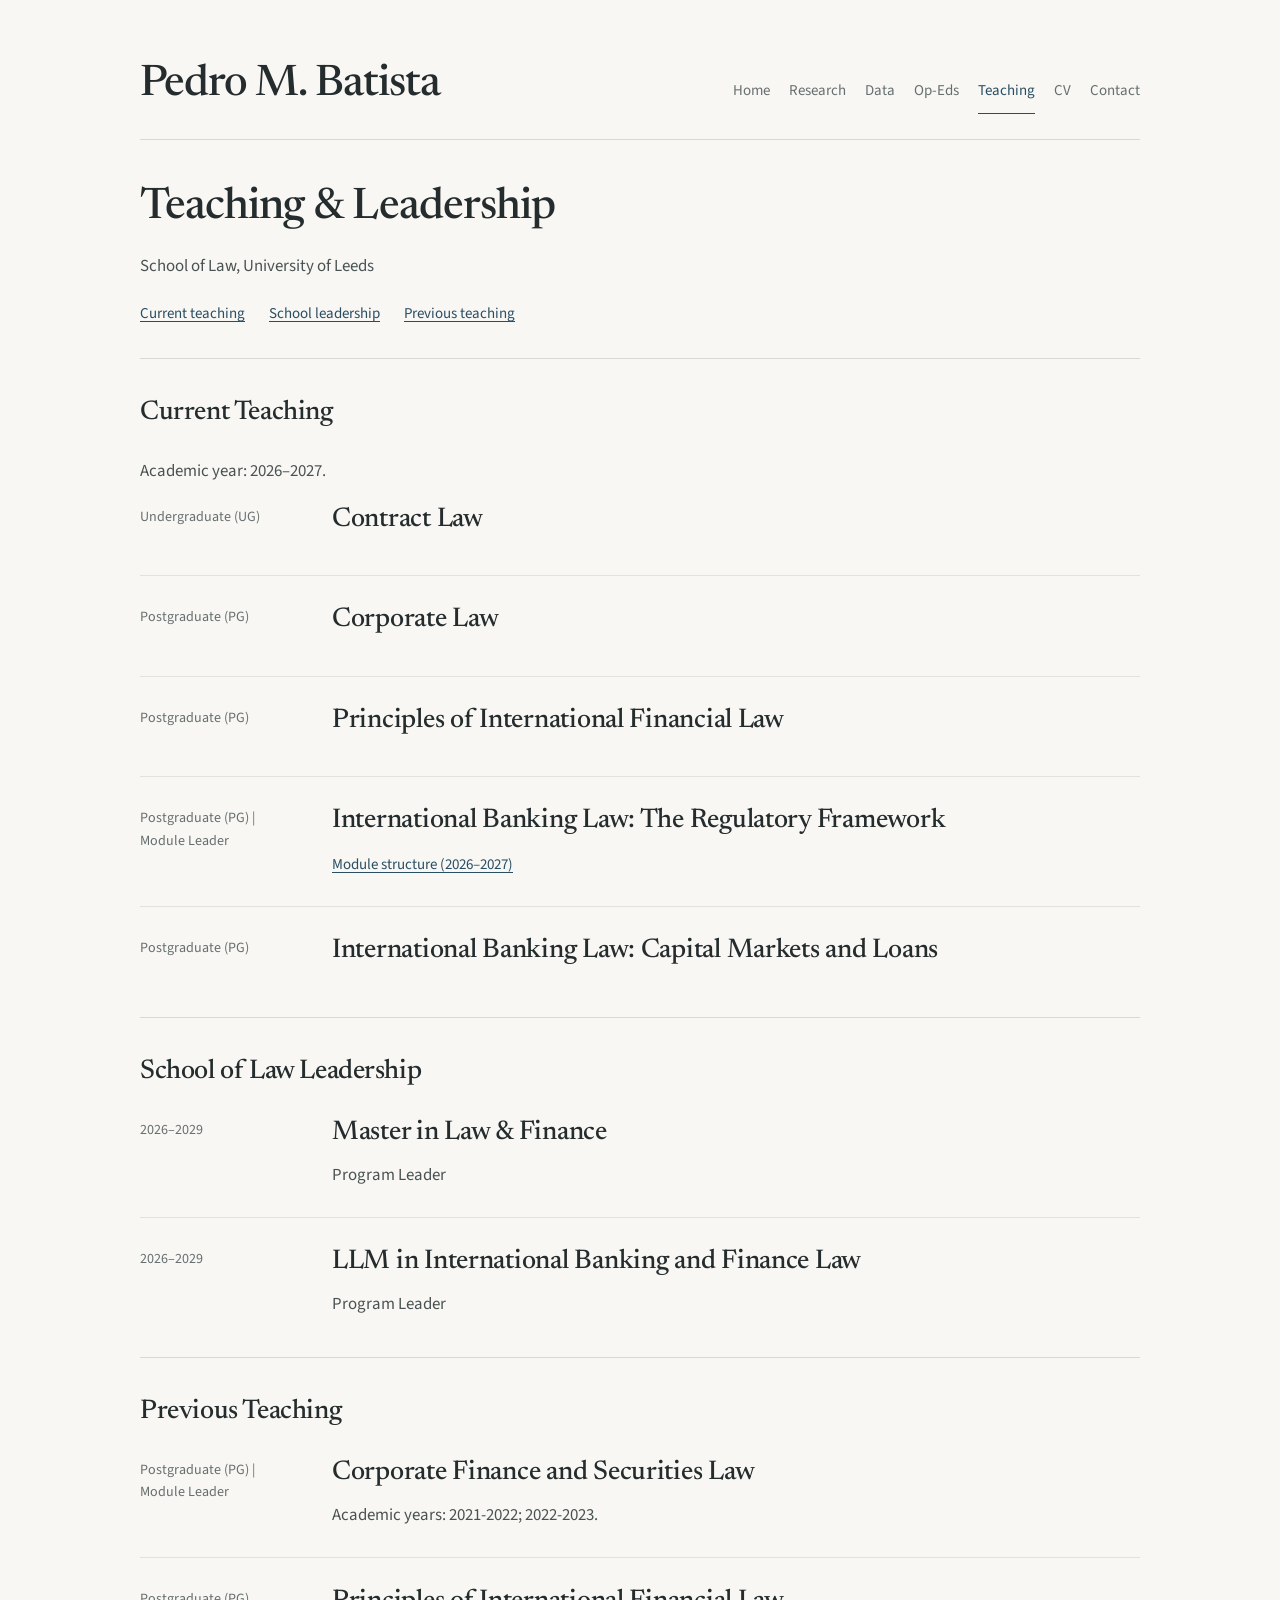
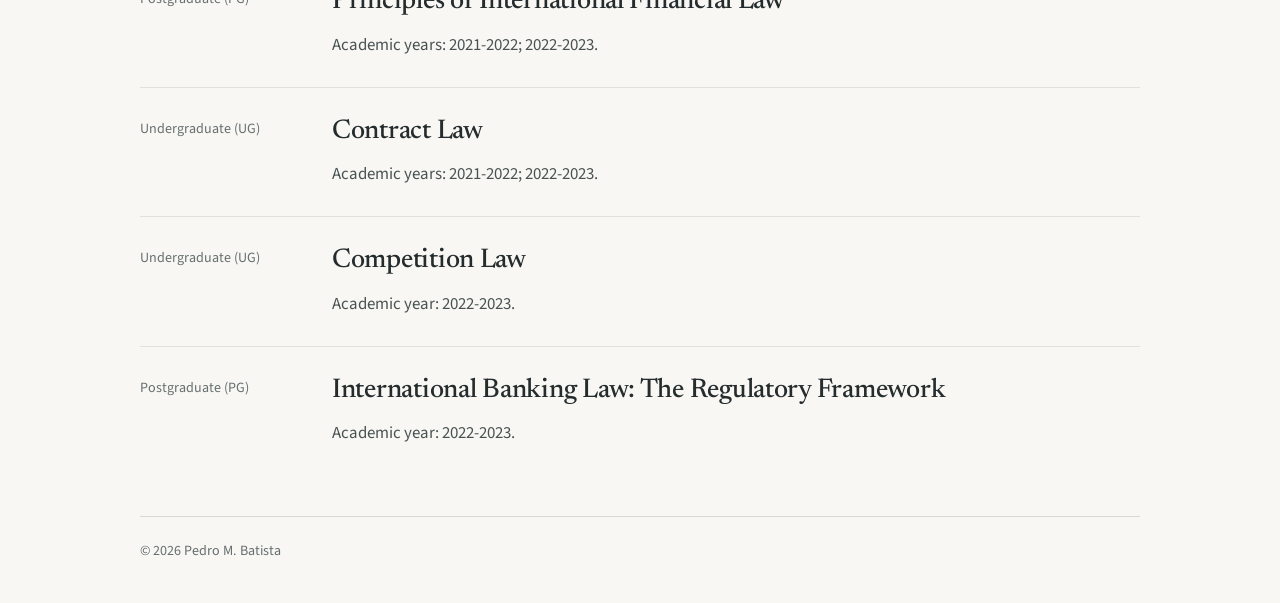
<file: teaching.html>
<!DOCTYPE html>
<html lang="en">
<head>
  <meta charset="UTF-8">
  <meta name="viewport" content="width=device-width, initial-scale=1.0">
  <meta name="description" content="Teaching and program leadership by Pedro M. Batista at the University of Leeds School of Law, including courses for 2026–2027 and leadership roles for 2026–2029.">
  <title>Teaching | Pedro M. Batista</title>
  <link rel="preconnect" href="https://fonts.googleapis.com">
  <link rel="preconnect" href="https://fonts.gstatic.com" crossorigin>
  <link href="https://fonts.googleapis.com/css2?family=Newsreader:opsz,wght@6..72,400;6..72,500;6..72,600;6..72,700&amp;family=Source+Sans+3:wght@400;500;600&amp;display=swap" rel="stylesheet">
  <link rel="stylesheet" href="styles.css?v=20261105-compact-type">
</head>
<body>
  <header class="site-header">
    <a class="brand" href="index.html">Pedro M. Batista</a>
    <nav class="site-nav" aria-label="Primary">
      <a href="index.html">Home</a>
      <a href="research.html">Research</a>
      <a href="data.html">Data</a>
      <a href="op-eds.html">Op-Eds</a>
      <a href="teaching.html" aria-current="page">Teaching</a>
      <a href="CV.pdf?v=20261106-promarket" target="_blank" rel="noopener noreferrer">CV</a>
      <a href="index.html#contact">Contact</a>
    </nav>
  </header>

  <main class="site-main">
    <section class="page-intro">
      <h1>Teaching &amp; Leadership</h1>
      <p class="lead">School of Law, University of Leeds</p>
      <div class="quick-links">
        <a class="text-link" href="#courses">Current teaching</a>
        <a class="text-link" href="#leadership">School leadership</a>
        <a class="text-link" href="#previous-courses">Previous teaching</a>
      </div>
    </section>

    <section id="courses" class="section">
      <h2>Current Teaching</h2>
      <div class="section-body">
        <p>Academic year: 2026–2027.</p>
        <div class="entry-list">
          <article class="entry">
            <p class="entry-meta">Undergraduate (UG)</p>
            <div class="entry-content">
              <h3>Contract Law</h3>
            </div>
          </article>

          <article class="entry">
            <p class="entry-meta">Postgraduate (PG)</p>
            <div class="entry-content">
              <h3>Corporate Law</h3>
            </div>
          </article>

          <article class="entry">
            <p class="entry-meta">Postgraduate (PG)</p>
            <div class="entry-content">
              <h3>Principles of International Financial Law</h3>
            </div>
          </article>

          <article class="entry">
            <p class="entry-meta">Postgraduate (PG) | Module Leader</p>
            <div class="entry-content">
              <h3>International Banking Law: The Regulatory Framework</h3>
              <p><a class="text-link" href="assets/teaching/international-banking-law-module-structure-2026-2027.pdf" target="_blank" rel="noopener noreferrer">Module structure (2026–2027)</a></p>
            </div>
          </article>

          <article class="entry">
            <p class="entry-meta">Postgraduate (PG)</p>
            <div class="entry-content">
              <h3>International Banking Law: Capital Markets and Loans</h3>
            </div>
          </article>
        </div>
      </div>
    </section>

    <section id="leadership" class="section">
      <h2>School of Law Leadership</h2>
      <div class="section-body">
        <div class="entry-list">
          <article class="entry">
            <p class="entry-meta">2026–2029</p>
            <div class="entry-content">
              <h3>Master in Law &amp; Finance</h3>
              <p>Program Leader</p>
            </div>
          </article>

          <article class="entry">
            <p class="entry-meta">2026–2029</p>
            <div class="entry-content">
              <h3>LLM in International Banking and Finance Law</h3>
              <p>Program Leader</p>
            </div>
          </article>
        </div>
      </div>
    </section>

    <section id="previous-courses" class="section">
      <h2>Previous Teaching</h2>
      <div class="section-body">
        <div class="entry-list">
          <article class="entry">
            <p class="entry-meta">Postgraduate (PG) | Module Leader</p>
            <div class="entry-content">
              <h3>Corporate Finance and Securities Law</h3>
              <p>Academic years: 2021-2022; 2022-2023.</p>
            </div>
          </article>

          <article class="entry">
            <p class="entry-meta">Postgraduate (PG)</p>
            <div class="entry-content">
              <h3>Principles of International Financial Law</h3>
              <p>Academic years: 2021-2022; 2022-2023.</p>
            </div>
          </article>

          <article class="entry">
            <p class="entry-meta">Undergraduate (UG)</p>
            <div class="entry-content">
              <h3>Contract Law</h3>
              <p>Academic years: 2021-2022; 2022-2023.</p>
            </div>
          </article>

          <article class="entry">
            <p class="entry-meta">Undergraduate (UG)</p>
            <div class="entry-content">
              <h3>Competition Law</h3>
              <p>Academic year: 2022-2023.</p>
            </div>
          </article>

          <article class="entry">
            <p class="entry-meta">Postgraduate (PG)</p>
            <div class="entry-content">
              <h3>International Banking Law: The Regulatory Framework</h3>
              <p>Academic year: 2022-2023.</p>
            </div>
          </article>
        </div>
      </div>
    </section>
  </main>

  <footer class="site-footer">
    <p>&copy; <span id="year"></span> Pedro M. Batista</p>
  </footer>

  <script src="script.js?v=20260317a"></script>
</body>
</html>
</file>
<file: styles.css>
:root {
  --page: #ffffff;
  --ink: #202224;
  --ink-soft: #4d545c;
  --muted: #6b737b;
  --link: #234f78;
  --rule: #d7d9dd;
  --rule-soft: #e7e9ec;
  --max-width: 860px;
  --name-size: clamp(2rem, 4vw, 2.6rem);
  --font-body: "Source Sans 3", "Helvetica Neue", Helvetica, Arial, sans-serif;
  --font-heading: "Newsreader", Georgia, "Times New Roman", serif;
}

* {
  box-sizing: border-box;
}

html,
body {
  margin: 0;
  padding: 0;
}

body {
  min-height: 100vh;
  font-family: var(--font-body);
  color: var(--ink);
  background: var(--page);
}

h1,
h2,
h3,
h4,
h5,
h6 {
  font-family: var(--font-heading);
}

a {
  color: var(--link);
}

h1,
h2,
h3,
p {
  margin-top: 0;
}

.site-header,
.site-main,
.site-footer {
  width: min(var(--max-width), 92vw);
  margin-left: auto;
  margin-right: auto;
}

.site-header {
  padding: 52px 0 22px;
  border-bottom: 1px solid var(--rule);
}

.home-page .site-header {
  padding-bottom: 12px;
}

.brand {
  display: inline-block;
  margin-bottom: 14px;
  color: var(--ink);
  text-decoration: none;
  font-family: var(--font-heading);
  font-size: var(--name-size);
  font-weight: 600;
  line-height: 1.05;
  letter-spacing: 0.01em;
}

.site-nav {
  display: flex;
  flex-wrap: wrap;
  gap: 10px 20px;
  align-items: center;
}

.site-nav a {
  color: var(--muted);
  text-decoration: none;
  font-size: 0.97rem;
  line-height: 1.5;
}

.site-nav a:hover,
.site-nav a:focus-visible,
.site-nav a[aria-current="page"] {
  color: var(--ink);
  text-decoration: underline;
  text-underline-offset: 0.18em;
}

.site-main {
  padding: 26px 0 54px;
}

.home-page .site-main {
  padding-top: 12px;
}

.page-intro {
  padding: 8px 0 30px;
  border-bottom: 1px solid var(--rule);
}

.page-intro-home {
  display: grid;
  grid-template-columns: minmax(0, 1.55fr) minmax(260px, 0.9fr);
  gap: 20px 42px;
  align-items: end;
}

.page-intro h1 {
  max-width: 24ch;
  margin: 0 0 18px;
  color: var(--ink);
  font-size: var(--name-size);
  font-weight: 600;
  line-height: 1.12;
  letter-spacing: 0.005em;
  text-wrap: balance;
}

.page-intro-home h1 {
  max-width: none;
  margin-bottom: 0;
}

.page-intro-copy {
  min-width: 0;
}

.lead,
.section p,
.entry-content p {
  color: var(--ink-soft);
  line-height: 1.76;
  font-size: 1rem;
}

.lead {
  max-width: 68ch;
  margin: 0;
}

.page-intro-home .lead {
  max-width: 34ch;
  margin-left: auto;
}

.quick-links {
  margin-top: 18px;
  display: flex;
  flex-wrap: wrap;
  gap: 8px 18px;
}

.research-profiles {
  margin-top: 26px;
}

.research-profiles-label {
  margin: 0 0 10px;
  color: var(--muted);
  font-size: 0.78rem;
  font-weight: 600;
  letter-spacing: 0.08em;
  text-transform: uppercase;
}

.research-profile-links {
  display: grid;
  grid-template-columns: repeat(2, minmax(0, 1fr));
  gap: 14px;
}

.research-profile {
  display: grid;
  grid-template-columns: 26px minmax(0, 1fr) 18px;
  align-items: center;
  gap: 14px;
  min-height: 92px;
  padding: 18px 20px;
  border: 1px solid #d5dfe8;
  border-radius: 4px;
  background: #f7f9fb;
  color: var(--link);
  text-decoration: none;
}

.research-profile-copy {
  min-width: 0;
}

.research-profile-name,
.research-profile-description {
  display: block;
}

.research-profile-name {
  font-size: 1.1rem;
  font-weight: 600;
  line-height: 1.3;
}

.research-profile-description {
  margin-top: 4px;
  color: var(--ink-soft);
  font-size: 0.9rem;
  line-height: 1.4;
}

.research-profile:hover,
.research-profile:focus-visible {
  border-color: var(--link);
  background: #eef3f7;
}

.research-profile:hover .research-profile-name,
.research-profile:focus-visible .research-profile-name {
  text-decoration: underline;
  text-underline-offset: 0.18em;
}

.research-profile:focus-visible {
  outline: 2px solid var(--link);
  outline-offset: 3px;
}

.visually-hidden {
  position: absolute;
  width: 1px;
  height: 1px;
  padding: 0;
  margin: -1px;
  overflow: hidden;
  clip-path: inset(50%);
  white-space: nowrap;
  border: 0;
}

.text-link {
  color: var(--link);
  font-size: 0.95rem;
  text-decoration: underline;
  text-underline-offset: 0.18em;
}

.text-link:hover,
.text-link:focus-visible {
  color: var(--ink);
}

.section {
  display: grid;
  grid-template-columns: minmax(150px, 180px) minmax(0, 1fr);
  gap: 16px 28px;
  padding: 28px 0;
  border-bottom: 1px solid var(--rule);
}

.section-home-about {
  grid-template-columns: minmax(0, 1fr);
  padding-top: 0;
}

.about-layout {
  display: grid;
  grid-template-columns: minmax(0, 1fr);
  gap: 18px 30px;
  align-items: start;
}

.about-copy {
  min-width: 0;
}

.section:last-of-type {
  border-bottom: 0;
  padding-bottom: 0;
}

.section h2 {
  margin: 0;
  color: var(--ink);
  font-size: clamp(1.45rem, 3vw, 1.9rem);
  font-weight: 600;
  line-height: 1.2;
}

.section-body {
  min-width: 0;
}

.section p:last-child,
.entry-content p:last-child {
  margin-bottom: 0;
}

.entry-list {
  display: grid;
  gap: 18px;
}

.entry {
  display: grid;
  grid-template-columns: minmax(120px, 150px) minmax(0, 1fr);
  gap: 10px 24px;
  padding-top: 18px;
  border-top: 1px solid var(--rule-soft);
}

.entry-list > .entry:first-child {
  padding-top: 0;
  border-top: 0;
}

.entry-meta {
  margin: 0;
  color: var(--muted);
  font-size: 0.9rem;
  line-height: 1.55;
}

.entry-content h3 {
  margin: 0 0 8px;
  color: var(--ink);
  font-size: clamp(1.28rem, 2.5vw, 1.6rem);
  font-weight: 600;
  line-height: 1.22;
}

.entry-content p {
  margin: 0 0 10px;
}

.entry-meta-highlight {
  margin: 0 0 10px;
  color: var(--ink);
  font-size: 0.85rem;
  font-weight: 600;
  letter-spacing: 0.02em;
  text-decoration: underline;
  text-underline-offset: 0.18em;
}

.entry-links {
  display: flex;
  flex-wrap: wrap;
  gap: 8px 18px;
  margin-top: 10px;
}

.contact-link {
  color: var(--link);
  font-size: 1.02rem;
  text-decoration: underline;
  text-underline-offset: 0.18em;
}

.contact-link:hover,
.contact-link:focus-visible {
  color: var(--ink);
}

.site-footer {
  padding: 16px 0 42px;
  border-top: 1px solid var(--rule);
}

.site-footer p {
  margin: 0;
  color: var(--muted);
  font-size: 0.88rem;
}

@media (max-width: 720px) {
  .site-header {
    padding-top: 38px;
  }

  .brand {
    margin-bottom: 12px;
  }

  .page-intro h1 {
    max-width: 100%;
  }

  .page-intro-home {
    grid-template-columns: 1fr;
    gap: 14px;
  }

  .page-intro-home .lead {
    max-width: 100%;
    margin-left: 0;
  }

  .section,
  .entry {
    grid-template-columns: 1fr;
    gap: 10px;
  }

  .quick-links,
  .entry-links {
    gap: 8px 14px;
  }
}

@media (max-width: 560px) {
  .research-profile-links {
    grid-template-columns: 1fr;
    gap: 10px;
  }
}

/* Restrained editorial preview. Presentation only; source HTML is unchanged. */
:root {
  color-scheme: light;
  --page: #f8f7f3;
  --ink: #252c2e;
  --ink-soft: #495253;
  --muted: #666f70;
  --link: #294e64;
  --rule: #d8d9d2;
  --rule-soft: #e1e2dc;
  --max-width: 1000px;
  --name-size: clamp(2.15rem, 4vw, 2.9rem);
}

html { font-size: 93.75%; }
body { -webkit-font-smoothing: antialiased; }
::selection { background: #dce6e9; color: var(--ink); }
a { text-decoration-thickness: 1px; text-underline-offset: 0.2em; }
a:focus-visible { outline: 2px solid var(--link); outline-offset: 5px; }

.site-header, .site-main, .site-footer {
  width: min(var(--max-width), calc(100% - 80px));
}

.site-header, .home-page .site-header {
  display: flex;
  flex-wrap: wrap;
  align-items: baseline;
  justify-content: space-between;
  gap: 14px 36px;
  padding: 62px 0 25px;
  border-bottom: 1px solid var(--rule);
}

.brand {
  margin: 0;
  font-weight: 500;
  letter-spacing: -0.025em;
  line-height: 1.1;
}

.site-nav { gap: 0 19px; }
.site-nav a {
  display: inline-flex;
  align-items: center;
  min-height: 44px;
  color: var(--muted);
  font-size: 1rem;
  text-decoration: none;
  border-bottom: 1px solid transparent;
}
.site-nav a:hover, .site-nav a:focus-visible, .site-nav a[aria-current="page"] {
  color: var(--link);
  border-bottom-color: var(--link);
  text-decoration: none;
}

.site-main, .home-page .site-main { padding: 42px 0 68px; }
.page-intro { padding: 2px 0 34px; }
.page-intro h1 {
  max-width: 31ch;
  margin-bottom: 20px;
  font-weight: 500;
  letter-spacing: -0.022em;
  line-height: 1.12;
}
.lead, .section p, .entry-content p {
  font-size: 1.125rem;
  line-height: 1.72;
}
.lead { max-width: 72ch; }
.quick-links { margin-top: 22px; gap: 10px 24px; }

.section {
  grid-template-columns: minmax(0, 1fr);
  gap: 27px;
  padding: 38px 0;
}
.section h2 {
  font-size: 1.8rem;
  font-weight: 500;
  letter-spacing: -0.015em;
}
.section-home-about { padding-top: 0; padding-bottom: 42px; }
.about-copy { max-width: 850px; }
.about-copy p { max-width: 76ch; margin: 0 0 23px; }
.about-copy > p:first-child {
  max-width: 58ch;
  margin-bottom: 30px;
  font-family: var(--font-heading);
  font-size: clamp(1.4rem, 2.5vw, 1.75rem);
  line-height: 1.5;
  font-weight: 400;
  letter-spacing: -0.008em;
  color: var(--ink);
}

.entry-list { gap: 27px; }
.entry {
  grid-template-columns: 158px minmax(0, 1fr);
  gap: 12px 34px;
  padding-top: 27px;
}
.section .entry-meta {
  font-size: 0.94rem;
  line-height: 1.6;
  color: var(--muted);
  padding-top: 3px;
}
.entry-content h3 {
  max-width: 48ch;
  font-size: clamp(1.45rem, 2.3vw, 1.8rem);
  line-height: 1.24;
  font-weight: 500;
  letter-spacing: -0.01em;
  margin-bottom: 12px;
}
.entry-content p { max-width: 75ch; margin-bottom: 13px; }
.entry-content h4 { font-size: 1.25rem; font-weight: 500; margin: 25px 0 10px; }
.entry-links { gap: 9px 12px; margin: 17px 0 15px; }
.text-link { font-size: 1rem; }
.entry-links .text-link {
  display: inline-flex;
  align-items: center;
  padding: 7px 12px;
  border: 1px solid #cdd5d5;
  border-radius: 3px;
  background: #f0f3f2;
  line-height: 1.4;
  text-decoration: none;
  overflow-wrap: anywhere;
}
.entry-links .text-link:hover { border-color: #8d9fa7; background: #e7edee; color: var(--link); }

.research-profiles { margin-top: 27px; max-width: 800px; }
.research-profiles-label { color: var(--muted); letter-spacing: 0.09em; margin-bottom: 10px; }
.research-profile-links { gap: 16px; }
.research-profile {
  min-height: 80px;
  padding: 15px 18px;
  border-radius: 3px;
  border-color: #d2dcde;
  background: #edf2f3;
  gap: 14px;
}
.research-profile-name { font-size: 1.1rem; font-weight: 600; }
.research-profile-description { font-size: 0.94rem; margin-top: 3px; }
.research-profile:hover, .research-profile:focus-visible { background: #e4ecee; border-color: #a8bdc6; }

.contact { gap: 18px; }
.contact-link { font-size: 1.125rem; overflow-wrap: anywhere; }
.entry-content a { overflow-wrap: anywhere; }
.site-footer { padding: 24px 0 42px; }
.site-footer p { font-size: 0.94rem; color: var(--muted); }

@media (max-width: 900px) {
  .site-header, .home-page .site-header { padding-top: 40px; gap: 12px; }
  .site-nav { flex-basis: 100%; }
}
@media (max-width: 760px) {
  .site-header, .site-main, .site-footer { width: calc(100% - 40px); }
  .site-header, .home-page .site-header { padding-top: 30px; padding-bottom: 18px; }
  .site-nav { gap: 0 19px; }
  .site-nav a { font-size: 0.97rem; }
  .site-main, .home-page .site-main { padding-top: 30px; padding-bottom: 44px; }
  .page-intro h1 { font-size: clamp(2rem, 6vw, 2.65rem); }
  .lead, .section p, .entry-content p { font-size: 1.0625rem; line-height: 1.7; }
  .about-copy > p:first-child { font-size: 1.4rem; line-height: 1.48; margin-bottom: 24px; }
  .about-copy p { margin-bottom: 21px; }
  .section { gap: 22px; padding: 30px 0; }
  .section-home-about { padding-top: 0; }
  .section h2 { font-size: 1.65rem; }
  .entry { grid-template-columns: minmax(0,1fr); gap: 9px; padding-top: 24px; }
  .section .entry-meta { padding-top: 0; font-size: 0.92rem; }
  .entry-content h3 { font-size: 1.5rem; }
  .entry-links .text-link { min-height: 44px; }
  .quick-links a { display: inline-flex; align-items: center; min-height: 44px; }
  .contact-link { font-size: 1.0625rem; }
}
@media (max-width: 560px) {
  .research-profile-links { gap: 10px; }
  .research-profile { min-height: 76px; padding: 13px 15px; gap: 12px; }
}
@media (prefers-reduced-motion: no-preference) {
  a { transition: color 140ms ease, background-color 140ms ease, border-color 140ms ease; }
}
</file>
